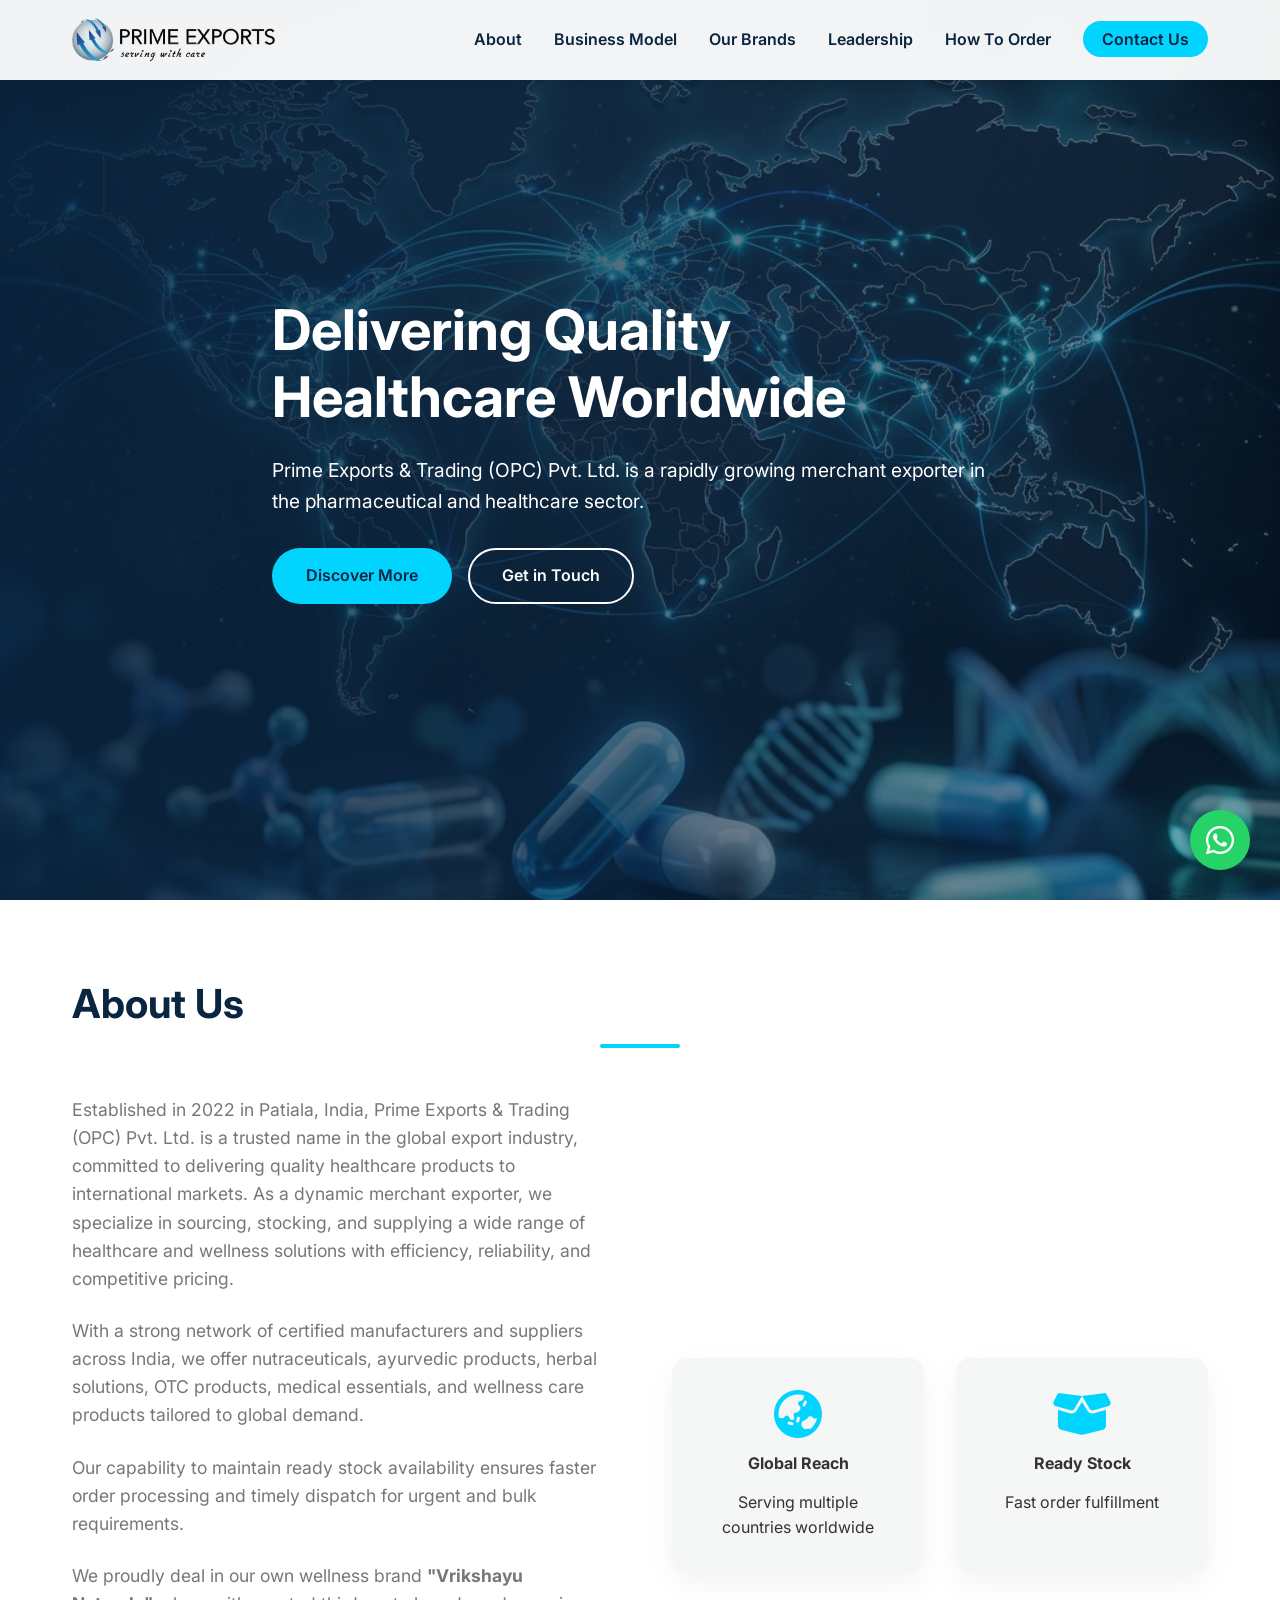
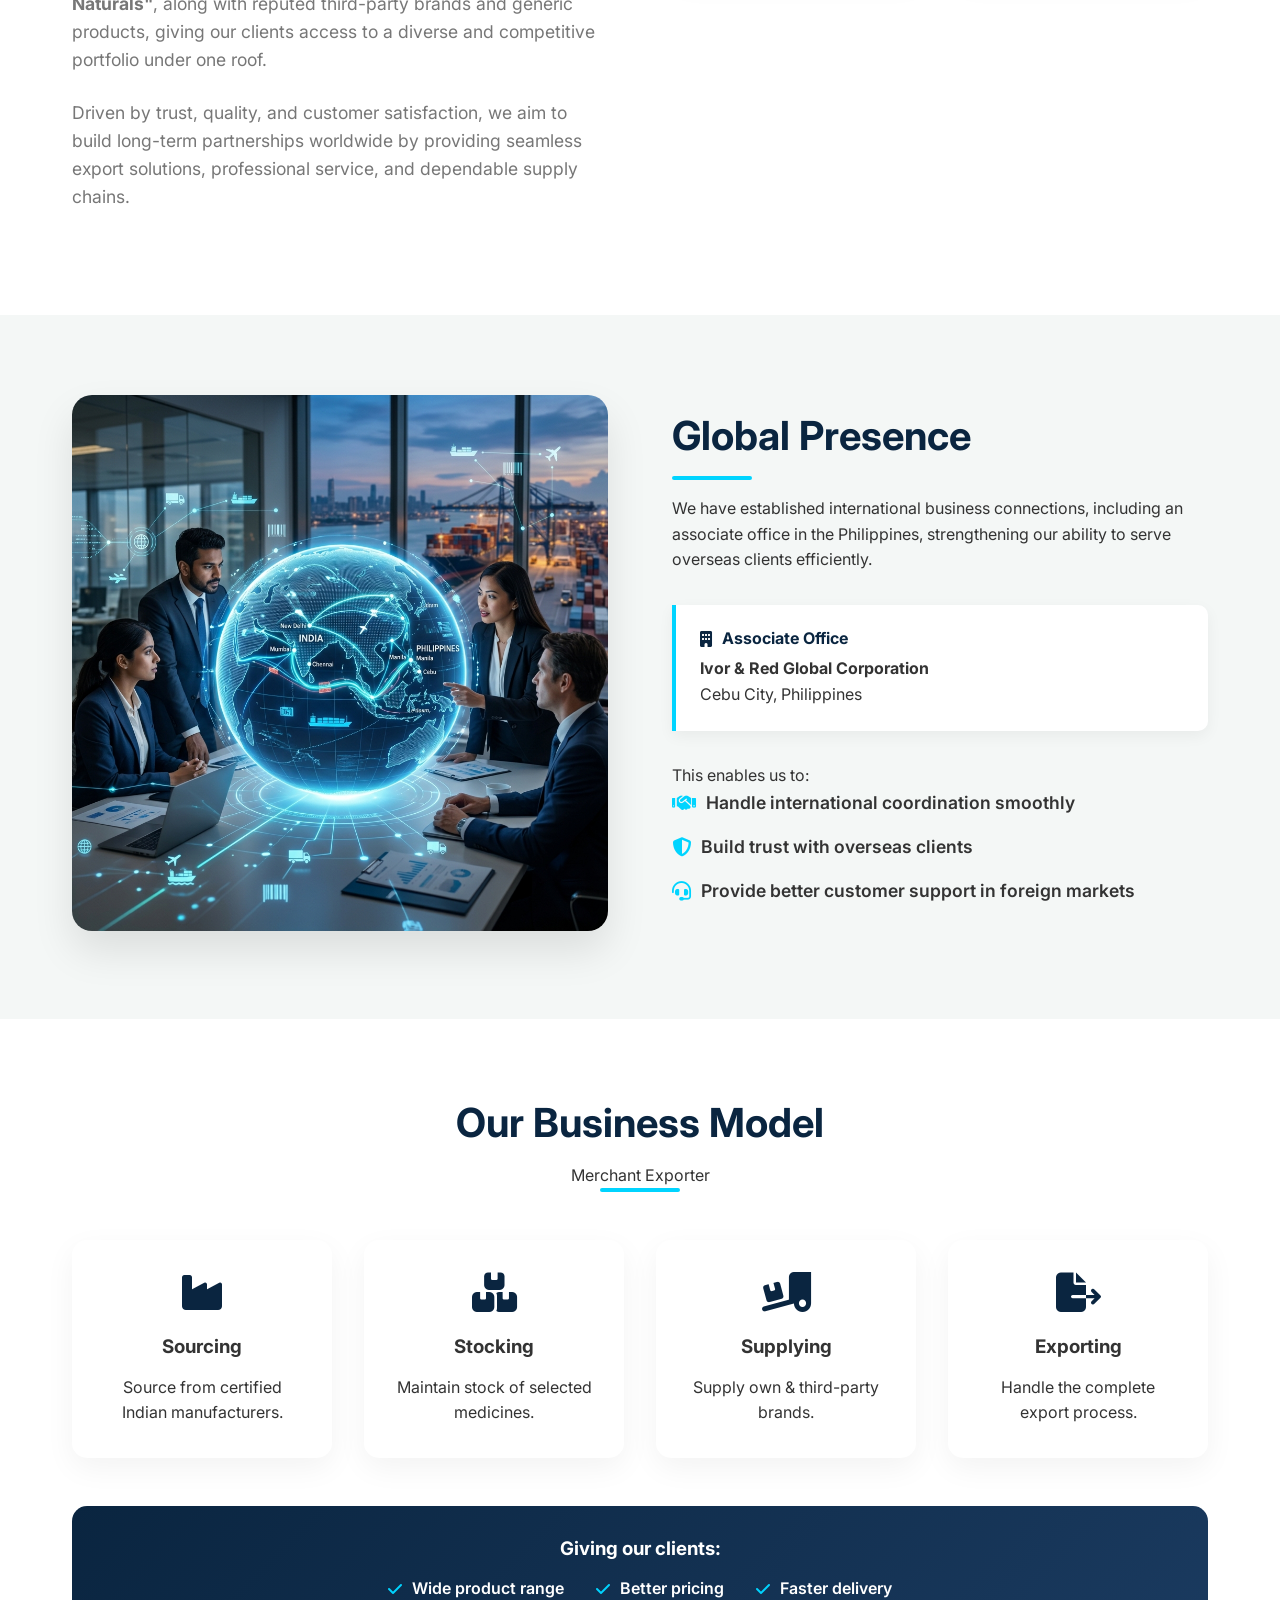
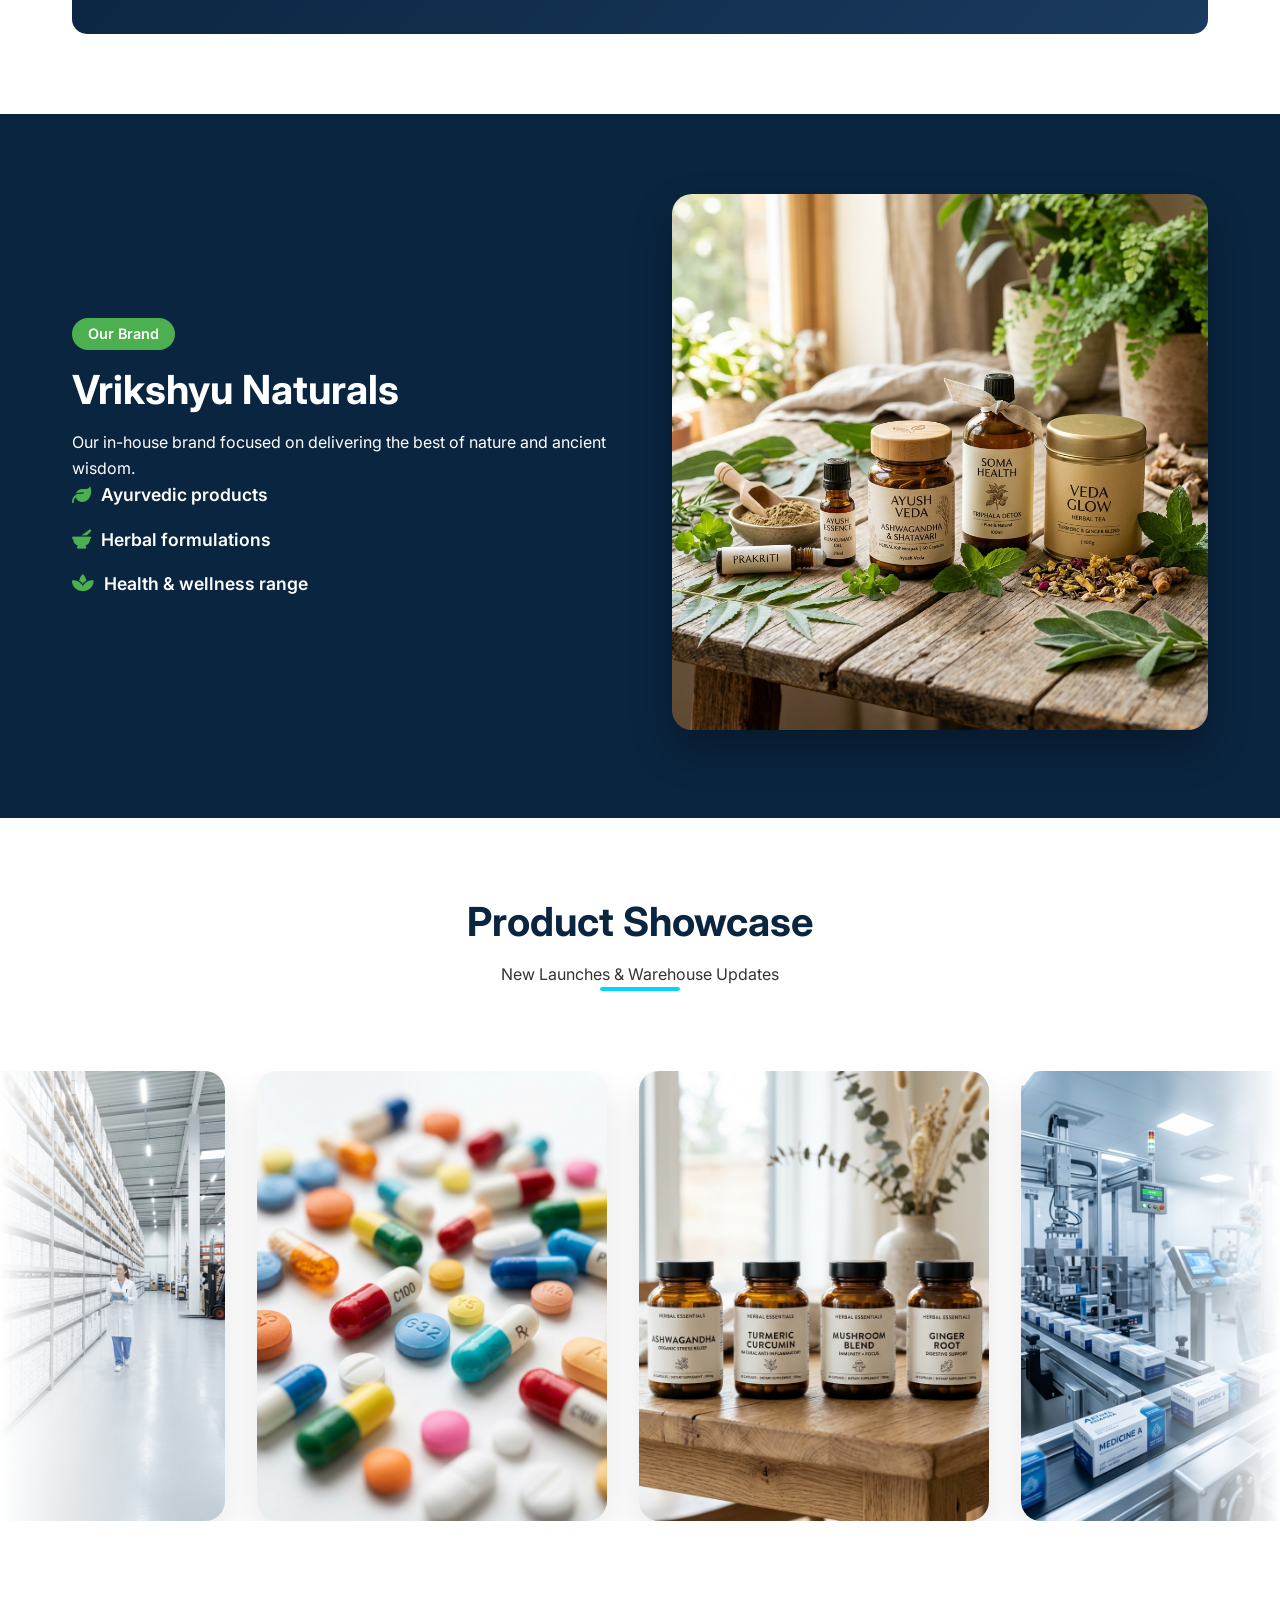
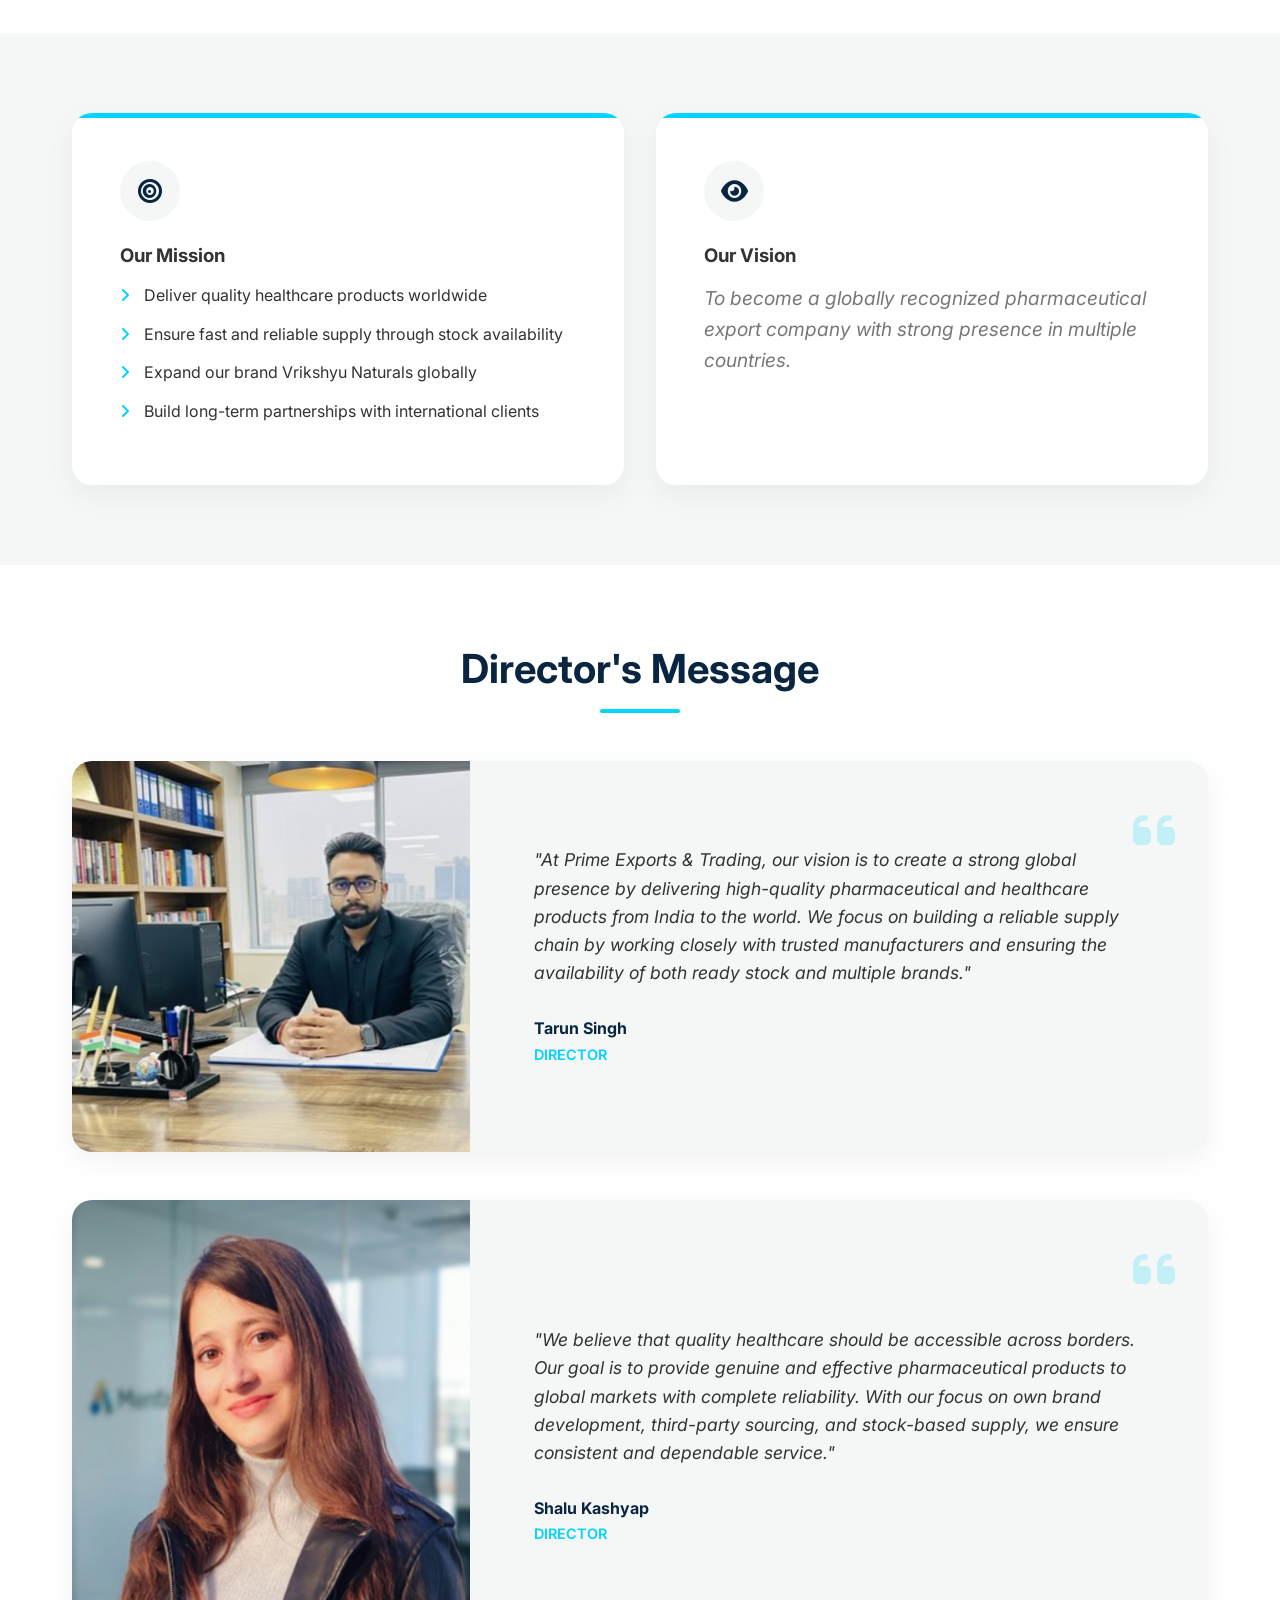
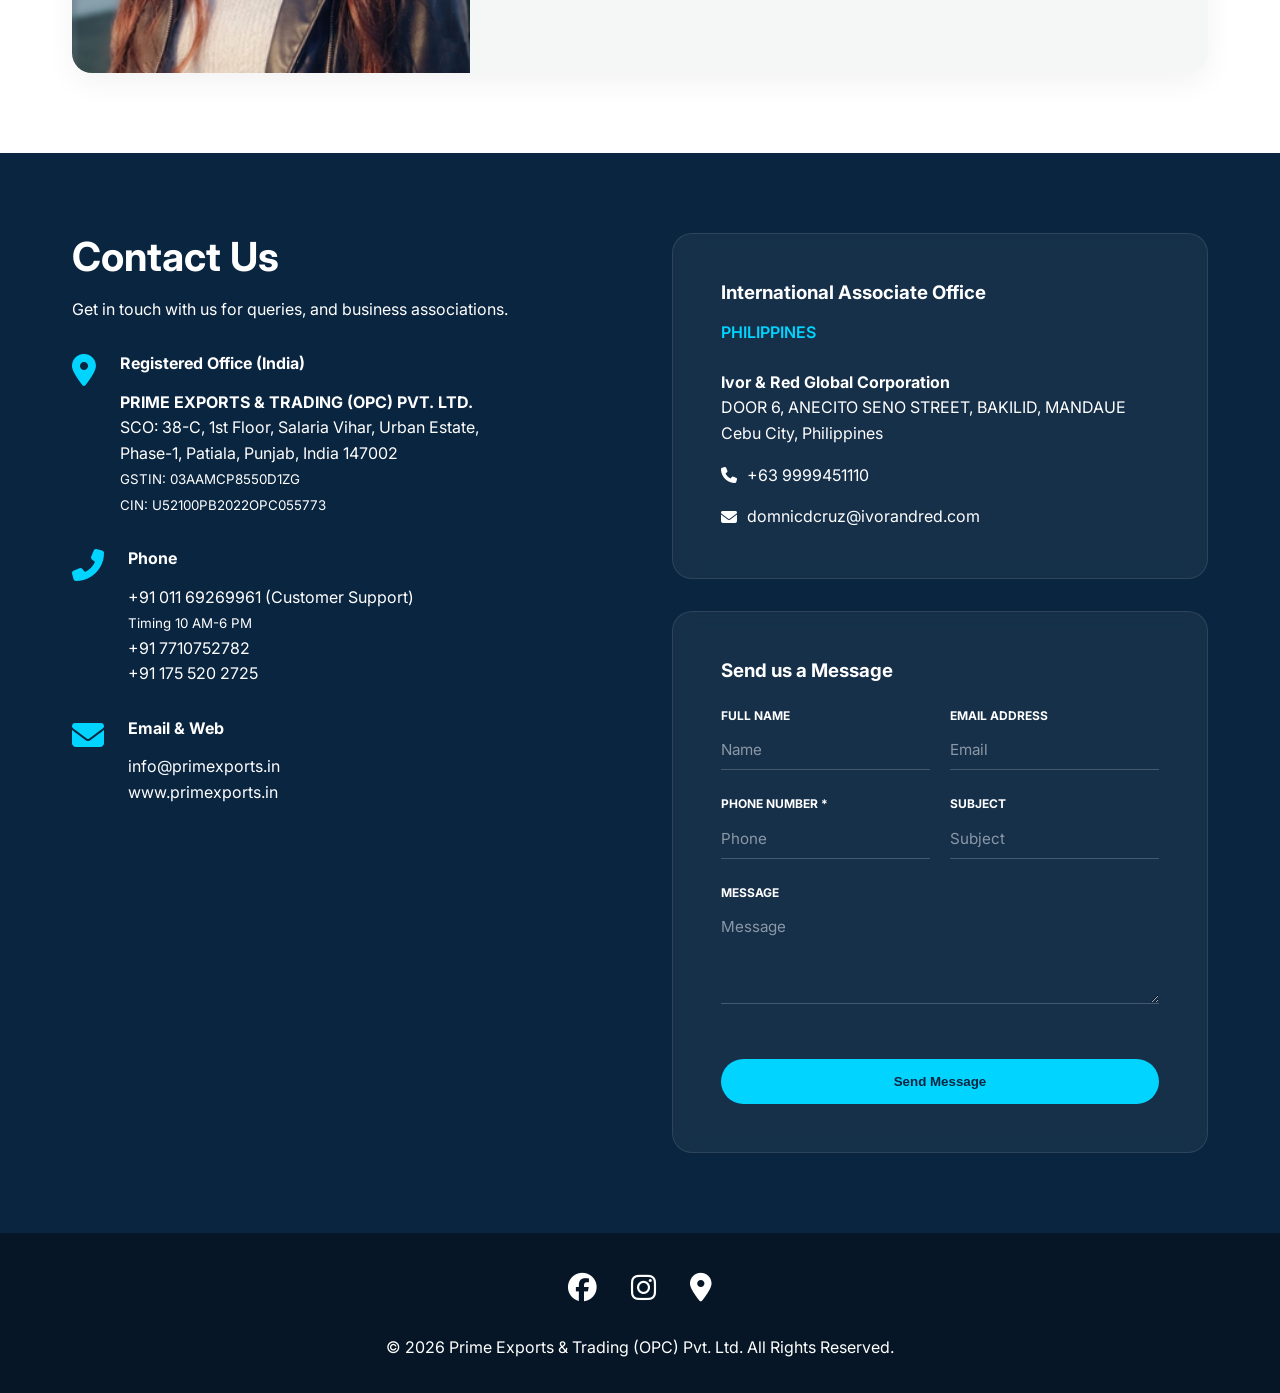
<file: index.html>
<!DOCTYPE html>
<html lang="en">
<head>
    <meta charset="UTF-8">
    <meta name="viewport" content="width=device-width, initial-scale=1.0">
    <title>Prime Exports & Trading (OPC) Pvt. Ltd.</title>
    <link rel="icon" type="image/png" href="images/logo/title_logo.png">
    <meta name="description" content="Rapidly growing merchant exporter in the pharmaceutical and healthcare sector, based in Patiala, India.">
    <!-- Google Fonts -->
    <link href="https://fonts.googleapis.com/css2?family=Inter:wght@300;400;600;700&display=swap" rel="stylesheet">
    <!-- AOS CSS -->
    <link href="https://unpkg.com/aos@2.3.1/dist/aos.css" rel="stylesheet">
    <!-- Font Awesome -->
    <link rel="stylesheet" href="https://cdnjs.cloudflare.com/ajax/libs/font-awesome/6.4.0/css/all.min.css">
    <!-- Custom CSS -->
    <link rel="stylesheet" href="style.css?v=1.2">
</head>
<body>

    <!-- Navbar -->
    <nav class="navbar">
        <div class="container nav-container">
            <div class="logo">
                <a href="#">
                    <img src="images/logo/logo.png" alt="Prime Exports Logo" class="nav-logo">
                </a>
            </div>
            <ul class="nav-links">
                <li><a href="#about">About</a></li>
                <li><a href="#business-model">Business Model</a></li>
                <li><a href="#brands">Our Brands</a></li>
                <li><a href="#leadership">Leadership</a></li>
                <li><a href="how-to-order.html">How To Order</a></li>
                <li><a href="#contact" class="btn-primary-sm">Contact Us</a></li>
            </ul>
            <div class="hamburger">
                <i class="fas fa-bars"></i>
            </div>
        </div>
    </nav>

    <!-- Hero Section -->
    <header class="hero" id="home">
        <div class="hero-overlay"></div>
        <div class="container hero-content">
            <h1 data-aos="fade-up" data-aos-duration="1000">Delivering Quality Healthcare Worldwide</h1>
            <p data-aos="fade-up" data-aos-duration="1000" data-aos-delay="200">Prime Exports & Trading (OPC) Pvt. Ltd. is a rapidly growing merchant exporter in the pharmaceutical and healthcare sector.</p>
            <div class="hero-buttons" data-aos="fade-up" data-aos-duration="1000" data-aos-delay="400">
                <a href="#about" class="btn btn-primary">Discover More</a>
                <a href="#contact" class="btn btn-secondary">Get in Touch</a>
            </div>
        </div>
    </header>

    <!-- About Us Section -->
    <section class="about section" id="about">
        <div class="container">
            <div class="section-title" data-aos="fade-up">
                <h2>About Us</h2>
                <div class="underline"></div>
            </div>
            <div class="about-grid">
                <div class="about-text" data-aos="fade-right">
                    <p>Established in 2022 in Patiala, India, Prime Exports & Trading (OPC) Pvt. Ltd. is a trusted name in the global export industry, committed to delivering quality healthcare products to international markets. As a dynamic merchant exporter, we specialize in sourcing, stocking, and supplying a wide range of healthcare and wellness solutions with efficiency, reliability, and competitive pricing.</p>
                    <p>With a strong network of certified manufacturers and suppliers across India, we offer nutraceuticals, ayurvedic products, herbal solutions, OTC products, medical essentials, and wellness care products tailored to global demand.</p>
                    <p>Our capability to maintain ready stock availability ensures faster order processing and timely dispatch for urgent and bulk requirements.</p>
                    <p>We proudly deal in our own wellness brand <strong>"Vrikshayu Naturals"</strong>, along with reputed third-party brands and generic products, giving our clients access to a diverse and competitive portfolio under one roof.</p>
                    <p>Driven by trust, quality, and customer satisfaction, we aim to build long-term partnerships worldwide by providing seamless export solutions, professional service, and dependable supply chains.</p>
                </div>
                <div class="about-stats" data-aos="fade-left">
                    <div class="stat-box">
                        <i class="fas fa-globe-asia"></i>
                        <h4>Global Reach</h4>
                        <p>Serving multiple countries worldwide</p>
                    </div>
                    <div class="stat-box">
                        <i class="fas fa-box-open"></i>
                        <h4>Ready Stock</h4>
                        <p>Fast order fulfillment</p>
                    </div>
                </div>
            </div>
        </div>
    </section>

    <!-- Global Presence Section -->
    <section class="global-presence section bg-light" id="global">
        <div class="container">
            <div class="global-content">
                <div class="global-image" data-aos="fade-right">
                    <img src="images/global_network.png" alt="Global Network">
                </div>
                <div class="global-text" data-aos="fade-left">
                    <h2>Global Presence</h2>
                    <div class="underline-left"></div>
                    <p>We have established international business connections, including an associate office in the Philippines, strengthening our ability to serve overseas clients efficiently.</p>
                    <div class="office-box">
                        <h4><i class="fas fa-building"></i> Associate Office</h4>
                        <p><strong>Ivor & Red Global Corporation</strong><br>Cebu City, Philippines</p>
                    </div>
                    <p class="mt-4">This enables us to:</p>
                    <ul class="feature-list">
                        <li><i class="fas fa-handshake"></i> Handle international coordination smoothly</li>
                        <li><i class="fas fa-shield-alt"></i> Build trust with overseas clients</li>
                        <li><i class="fas fa-headset"></i> Provide better customer support in foreign markets</li>
                    </ul>
                </div>
            </div>
        </div>
    </section>

    <!-- Business Model Section -->
    <section class="business-model section" id="business-model">
        <div class="container text-center">
            <div class="section-title" data-aos="fade-up">
                <h2>Our Business Model</h2>
                <p>Merchant Exporter</p>
                <div class="underline"></div>
            </div>
            <div class="model-grid">
                <div class="model-card" data-aos="zoom-in" data-aos-delay="100">
                    <i class="fas fa-industry"></i>
                    <h3>Sourcing</h3>
                    <p>Source from certified Indian manufacturers.</p>
                </div>
                <div class="model-card" data-aos="zoom-in" data-aos-delay="200">
                    <i class="fas fa-boxes"></i>
                    <h3>Stocking</h3>
                    <p>Maintain stock of selected medicines.</p>
                </div>
                <div class="model-card" data-aos="zoom-in" data-aos-delay="300">
                    <i class="fas fa-truck-loading"></i>
                    <h3>Supplying</h3>
                    <p>Supply own & third-party brands.</p>
                </div>
                <div class="model-card" data-aos="zoom-in" data-aos-delay="400">
                    <i class="fas fa-file-export"></i>
                    <h3>Exporting</h3>
                    <p>Handle the complete export process.</p>
                </div>
            </div>
            <div class="benefits-banner" data-aos="fade-up" data-aos-delay="500">
                <h3>Giving our clients:</h3>
                <div class="benefit-items">
                    <span><i class="fas fa-check"></i> Wide product range</span>
                    <span><i class="fas fa-check"></i> Better pricing</span>
                    <span><i class="fas fa-check"></i> Faster delivery</span>
                </div>
            </div>
        </div>
    </section>

    <!-- Brands & Stock Section -->
    <section class="brands section bg-dark" id="brands">
        <div class="container">
            <div class="brands-grid">
                <div class="brand-info" data-aos="fade-right">
                    <span class="badge">Our Brand</span>
                    <h2>Vrikshyu Naturals</h2>
                    <p>Our in-house brand focused on delivering the best of nature and ancient wisdom.</p>
                    <ul class="feature-list dark-list">
                        <li><i class="fas fa-leaf"></i> Ayurvedic products</li>
                        <li><i class="fas fa-mortar-pestle"></i> Herbal formulations</li>
                        <li><i class="fas fa-spa"></i> Health & wellness range</li>
                    </ul>
                </div>
                <div class="brand-image" data-aos="fade-left">
                    <img src="images/ayurvedic_herbal.png" alt="Vrikshyu Naturals">
                </div>
            </div>
        </div>
    </section>

    <!-- Product Showcase Section -->
    <section class="showcase section" id="showcase">
        <div class="container text-center">
            <div class="section-title" data-aos="fade-up">
                <h2>Product Showcase</h2>
                <p>New Launches & Warehouse Updates</p>
                <div class="underline"></div>
            </div>
        </div>
        <div class="showcase-marquee-container" data-aos="fade-up" data-aos-delay="200">
            <button class="showcase-btn left-btn" id="showcase-left"><i class="fas fa-chevron-left"></i></button>
            <div class="showcase-marquee" id="dynamic-showcase">
                <!-- Images will be dynamically injected here by script.js -->
            </div>
            <button class="showcase-btn right-btn" id="showcase-right"><i class="fas fa-chevron-right"></i></button>
        </div>
    </section>

    <!-- Mission & Vision -->
    <section class="mission-vision section bg-light">
        <div class="container">
            <div class="mv-grid">
                <div class="mv-card" data-aos="flip-left">
                    <div class="mv-icon"><i class="fas fa-bullseye"></i></div>
                    <h3>Our Mission</h3>
                    <ul>
                        <li>Deliver quality healthcare products worldwide</li>
                        <li>Ensure fast and reliable supply through stock availability</li>
                        <li>Expand our brand Vrikshyu Naturals globally</li>
                        <li>Build long-term partnerships with international clients</li>
                    </ul>
                </div>
                <div class="mv-card" data-aos="flip-right" data-aos-delay="200">
                    <div class="mv-icon"><i class="fas fa-eye"></i></div>
                    <h3>Our Vision</h3>
                    <p class="vision-text">To become a globally recognized pharmaceutical export company with strong presence in multiple countries.</p>
                </div>
            </div>
        </div>
    </section>

    <!-- Director's Message Section -->
    <section class="leadership section" id="leadership">
        <div class="container">
            <div class="section-title text-center" data-aos="fade-up">
                <h2>Director's Message</h2>
                <div class="underline"></div>
            </div>
            <div class="directors-grid">
                <div class="director-card" data-aos="fade-up" data-aos-delay="100">
                    <div class="director-img-large">
                        <img src="images/owner/owner_1.png" alt="Tarun Singh">
                    </div>
                    <div class="director-content">
                        <div class="quote-icon"><i class="fas fa-quote-left"></i></div>
                        <p>"At Prime Exports & Trading, our vision is to create a strong global presence by delivering high-quality pharmaceutical and healthcare products from India to the world. We focus on building a reliable supply chain by working closely with trusted manufacturers and ensuring the availability of both ready stock and multiple brands."</p>
                        <div class="director-info">
                            <h4>Tarun Singh</h4>
                            <span>Director</span>
                        </div>
                    </div>
                </div>
                <div class="director-card" data-aos="fade-up" data-aos-delay="300">
                    <div class="director-img-large">
                        <img src="images/owner/owner_2.png" alt="Shalu Kashyap">
                    </div>
                    <div class="director-content">
                        <div class="quote-icon"><i class="fas fa-quote-left"></i></div>
                        <p>"We believe that quality healthcare should be accessible across borders. Our goal is to provide genuine and effective pharmaceutical products to global markets with complete reliability. With our focus on own brand development, third-party sourcing, and stock-based supply, we ensure consistent and dependable service."</p>
                        <div class="director-info">
                            <h4>Shalu Kashyap</h4>
                            <span>Director</span>
                        </div>
                    </div>
                </div>
            </div>
        </div>
    </section>

    <!-- Contact Section -->
    <section class="contact section bg-dark" id="contact">
        <div class="container">
            <div class="contact-grid">
                <div class="contact-info" data-aos="fade-right">
                    <h2>Contact Us</h2>
                    <p>Get in touch with us for queries, and business associations.</p>
                    
                    <div class="contact-item">
                        <i class="fas fa-map-marker-alt"></i>
                        <div>
                            <h4>Registered Office (India)</h4>
                            <p><strong>PRIME EXPORTS & TRADING (OPC) PVT. LTD.</strong><br>SCO: 38-C, 1st Floor, Salaria Vihar, Urban Estate,<br>Phase-1, Patiala, Punjab, India 147002<br><small>GSTIN: 03AAMCP8550D1ZG<br>CIN: U52100PB2022OPC055773</small></p>
                        </div>
                    </div>
                    
                    <div class="contact-item">
                        <i class="fas fa-phone-alt"></i>
                        <div>
                            <h4>Phone</h4>
                            <p>+91 011 69269961 (Customer Support)<br><small>Timing 10 AM-6 PM</small><br>+91 7710752782<br>+91 175 520 2725</p>
                        </div>
                    </div>

                    <div class="contact-item">
                        <i class="fas fa-envelope"></i>
                        <div>
                            <h4>Email & Web</h4>
                            <p>info@primexports.in<br>www.primexports.in</p>
                        </div>
                    </div>
                </div>
                
                <div class="contact-form-container" data-aos="fade-left">
                    <div class="associate-card" style="margin-bottom: 2rem;">
                        <h3>International Associate Office</h3>
                        <p class="subtitle">Philippines</p>
                        <p><strong>Ivor & Red Global Corporation</strong></p>
                        <p>DOOR 6, ANECITO SENO STREET, BAKILID, MANDAUE<br>Cebu City, Philippines</p>
                        <div class="contact-row">
                            <i class="fas fa-phone"></i> +63 9999451110
                        </div>
                        <div class="contact-row">
                            <i class="fas fa-envelope"></i> domnicdcruz@ivorandred.com
                        </div>
                    </div>

                    <div class="associate-card">
                        <h3 style="margin-bottom: 1.5rem;">Send us a Message</h3>
                        
                        <div class="form-row">
                            <div class="form-group dark-form-group">
                                <label for="contactName">FULL NAME</label>
                                <input type="text" id="contactName" placeholder="Name">
                            </div>
                            <div class="form-group dark-form-group">
                                <label for="contactEmail">EMAIL ADDRESS</label>
                                <input type="email" id="contactEmail" placeholder="Email">
                            </div>
                        </div>
                        
                        <div class="form-row">
                            <div class="form-group dark-form-group">
                                <label for="contactPhone">PHONE NUMBER *</label>
                                <input type="tel" id="contactPhone" placeholder="Phone" required>
                            </div>
                            <div class="form-group dark-form-group">
                                <label for="contactSubject">SUBJECT</label>
                                <input type="text" id="contactSubject" placeholder="Subject">
                            </div>
                        </div>
                        
                        <div class="form-group dark-form-group">
                            <label for="contactMessage">MESSAGE</label>
                            <textarea id="contactMessage" placeholder="Message" rows="4"></textarea>
                        </div>
                        
                        <button class="btn btn-primary mt-4" id="contactSubmit" style="width: 100%;">Send Message</button>
                    </div>
                </div>
            </div>
        </div>
    </section>

    <!-- Footer -->
    <footer>
        <div class="container text-center">
            <div class="social-links" style="margin-bottom: 1.5rem;">
                <a href="https://www.facebook.com/primexports.in/" target="_blank" style="color: var(--white); margin: 0 15px; font-size: 1.8rem; transition: color 0.3s;" onmouseover="this.style.color='var(--secondary-color)'" onmouseout="this.style.color='var(--white)'"><i class="fab fa-facebook"></i></a>
                <a href="https://www.instagram.com/primexports.in/" target="_blank" style="color: var(--white); margin: 0 15px; font-size: 1.8rem; transition: color 0.3s;" onmouseover="this.style.color='var(--secondary-color)'" onmouseout="this.style.color='var(--white)'"><i class="fab fa-instagram"></i></a>
                <a href="https://maps.app.goo.gl/4tPUJRuPBrNas9w46" target="_blank" style="color: var(--white); margin: 0 15px; font-size: 1.8rem; transition: color 0.3s;" onmouseover="this.style.color='var(--secondary-color)'" onmouseout="this.style.color='var(--white)'"><i class="fas fa-map-marker-alt"></i></a>
            </div>
            <p>&copy; 2026 Prime Exports & Trading (OPC) Pvt. Ltd. All Rights Reserved.</p>
        </div>
    </footer>

    <!-- Contact Modal Trigger -->
    <div class="chatbot-widget">
        <button class="chat-toggle" id="chatToggle">
            <i class="fab fa-whatsapp"></i>
        </button>
    </div>

    <!-- Contact Modal Overlay -->
    <div class="modal-overlay" id="contactModal">
        <div class="modal-content">
            <button class="modal-close" id="modalClose"><i class="fas fa-times"></i></button>
            
            <div class="modal-left">
                <h2>Let's get in touch</h2>
                <p>We're open for any suggestion or just to have a chat</p>
                
                <div class="modal-info-item">
                    <div class="modal-icon"><i class="fas fa-map-marker-alt"></i></div>
                    <div class="modal-text">
                        <span>Address:</span> SCO: 38-C, 1st Floor, Salaria Vihar,<br>
                        Urban Estate, Phase-1, Patiala, Punjab, India 147002
                    </div>
                </div>
                
                <div class="modal-info-item">
                    <div class="modal-icon"><i class="fas fa-phone-alt"></i></div>
                    <div class="modal-text">
                        <span>Phone:</span> +91 7710752782<br>
                        +91 175 520 2725
                    </div>
                </div>
                
                <div class="modal-info-item">
                    <div class="modal-icon"><i class="fas fa-paper-plane"></i></div>
                    <div class="modal-text">
                        <span>Email:</span> info@primexports.in
                    </div>
                </div>
                
                <div class="modal-info-item">
                    <div class="modal-icon"><i class="fas fa-globe"></i></div>
                    <div class="modal-text">
                        <span>Website:</span> www.primexports.in
                    </div>
                </div>
            </div>
            
            <div class="modal-right">
                <h2>Get in touch</h2>
                
                <div class="form-row">
                    <div class="form-group">
                        <label for="modalName">FULL NAME</label>
                        <input type="text" id="modalName" placeholder="Name">
                    </div>
                    <div class="form-group">
                        <label for="modalEmail">EMAIL ADDRESS</label>
                        <input type="email" id="modalEmail" placeholder="Email">
                    </div>
                </div>
                
                <div class="form-group">
                    <label for="modalSubject">SUBJECT</label>
                    <input type="text" id="modalSubject" placeholder="Subject">
                </div>
                
                <div class="form-group">
                    <label for="modalMessage">MESSAGE</label>
                    <textarea id="modalMessage" placeholder="Message" rows="4"></textarea>
                </div>
                
                <button class="modal-submit" id="modalSubmit">Send Message</button>
            </div>
        </div>
    </div>

    <!-- Scripts -->
    <script src="https://unpkg.com/aos@2.3.1/dist/aos.js"></script>
    <script src="script.js?v=1.1"></script>
</body>
</html>
</file>
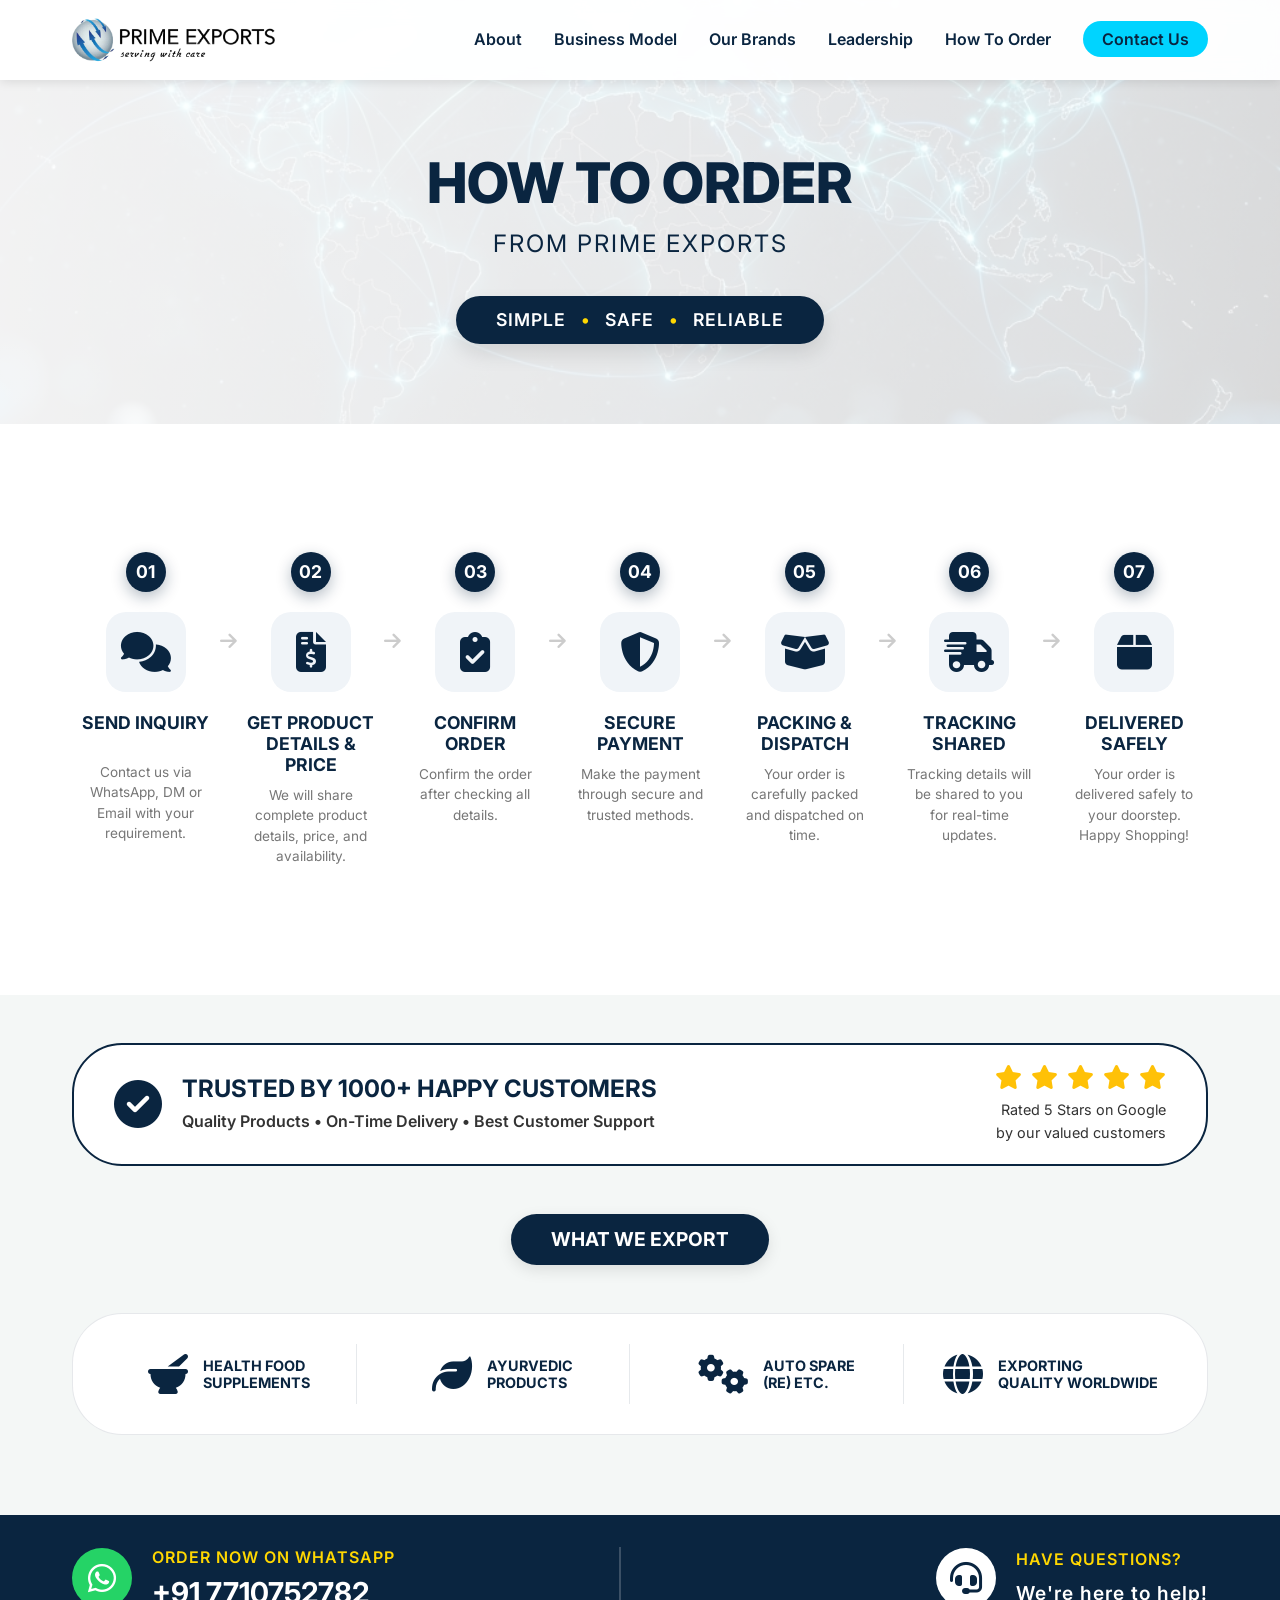
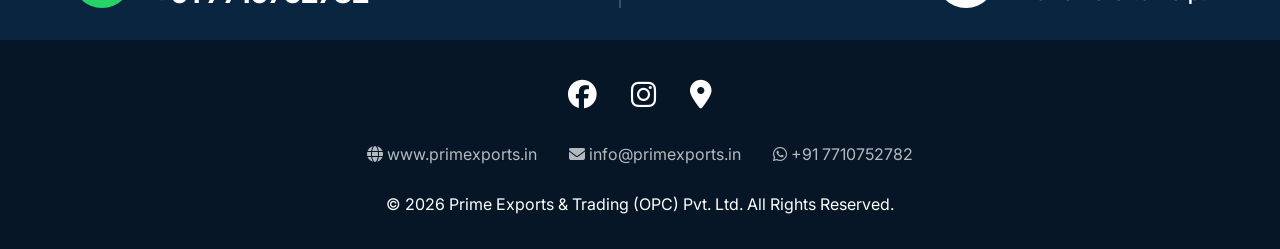
<file: how-to-order.html>
<!DOCTYPE html>
<html lang="en">
<head>
    <meta charset="UTF-8">
    <meta name="viewport" content="width=device-width, initial-scale=1.0">
    <title>How To Order - Prime Exports & Trading (OPC) Pvt. Ltd.</title>
    <link rel="icon" type="image/png" href="images/logo/title_logo.png">
    <meta name="description" content="Simple, safe, and reliable 7-step process to order from Prime Exports.">
    <!-- Google Fonts -->
    <link href="https://fonts.googleapis.com/css2?family=Inter:wght@300;400;600;700&display=swap" rel="stylesheet">
    <!-- AOS CSS -->
    <link href="https://unpkg.com/aos@2.3.1/dist/aos.css" rel="stylesheet">
    <!-- Font Awesome -->
    <link rel="stylesheet" href="https://cdnjs.cloudflare.com/ajax/libs/font-awesome/6.4.0/css/all.min.css">
    <!-- Custom CSS -->
    <link rel="stylesheet" href="style.css?v=1.3">
</head>
<body>

    <!-- Navbar -->
    <nav class="navbar">
        <div class="container nav-container">
            <div class="logo">
                <a href="index.html">
                    <img src="images/logo/logo.png" alt="Prime Exports Logo" class="nav-logo">
                </a>
            </div>
            <ul class="nav-links">
                <li><a href="index.html#about">About</a></li>
                <li><a href="index.html#business-model">Business Model</a></li>
                <li><a href="index.html#brands">Our Brands</a></li>
                <li><a href="index.html#leadership">Leadership</a></li>
                <li><a href="how-to-order.html" class="active">How To Order</a></li>
                <li><a href="index.html#contact" class="btn-primary-sm">Contact Us</a></li>
            </ul>
            <div class="hamburger">
                <i class="fas fa-bars"></i>
            </div>
        </div>
    </nav>

    <!-- Page Header -->
    <header class="page-header hero-how-to">
        <div class="hero-overlay-how"></div>
        <div class="container hero-content text-center">
            <h1 data-aos="fade-up" data-aos-duration="1000">HOW TO ORDER</h1>
            <p data-aos="fade-up" data-aos-duration="1000" data-aos-delay="200" style="font-size:1.5rem; letter-spacing: 2px;">FROM PRIME EXPORTS</p>
            <div class="badges" data-aos="fade-up" data-aos-duration="1000" data-aos-delay="400" style="margin-top: 2rem;">
                <span class="badge-how">SIMPLE</span> <span class="badge-dot">&bull;</span> 
                <span class="badge-how">SAFE</span> <span class="badge-dot">&bull;</span> 
                <span class="badge-how">RELIABLE</span>
            </div>
        </div>
    </header>

    <!-- Timeline Steps -->
    <section class="order-process section">
        <div class="container">
            <div class="timeline-container">
                
                <div class="timeline-step" data-aos="fade-up" data-aos-delay="100">
                    <div class="step-number">01</div>
                    <div class="step-icon"><i class="fas fa-comments"></i></div>
                    <h3>SEND INQUIRY</h3>
                    <p>Contact us via WhatsApp, DM or Email with your requirement.</p>
                </div>
                
                <div class="timeline-connector"><i class="fas fa-arrow-right"></i></div>
                
                <div class="timeline-step" data-aos="fade-up" data-aos-delay="200">
                    <div class="step-number">02</div>
                    <div class="step-icon"><i class="fas fa-file-invoice-dollar"></i></div>
                    <h3>GET PRODUCT DETAILS & PRICE</h3>
                    <p>We will share complete product details, price, and availability.</p>
                </div>
                
                <div class="timeline-connector"><i class="fas fa-arrow-right"></i></div>
                
                <div class="timeline-step" data-aos="fade-up" data-aos-delay="300">
                    <div class="step-number">03</div>
                    <div class="step-icon"><i class="fas fa-clipboard-check"></i></div>
                    <h3>CONFIRM ORDER</h3>
                    <p>Confirm the order after checking all details.</p>
                </div>
                
                <div class="timeline-connector"><i class="fas fa-arrow-right"></i></div>
                
                <div class="timeline-step" data-aos="fade-up" data-aos-delay="400">
                    <div class="step-number">04</div>
                    <div class="step-icon"><i class="fas fa-shield-alt"></i></div>
                    <h3>SECURE PAYMENT</h3>
                    <p>Make the payment through secure and trusted methods.</p>
                </div>
                
                <div class="timeline-connector"><i class="fas fa-arrow-right"></i></div>
                
                <div class="timeline-step" data-aos="fade-up" data-aos-delay="500">
                    <div class="step-number">05</div>
                    <div class="step-icon"><i class="fas fa-box-open"></i></div>
                    <h3>PACKING & DISPATCH</h3>
                    <p>Your order is carefully packed and dispatched on time.</p>
                </div>
                
                <div class="timeline-connector"><i class="fas fa-arrow-right"></i></div>
                
                <div class="timeline-step" data-aos="fade-up" data-aos-delay="600">
                    <div class="step-number">06</div>
                    <div class="step-icon"><i class="fas fa-truck-fast"></i></div>
                    <h3>TRACKING SHARED</h3>
                    <p>Tracking details will be shared to you for real-time updates.</p>
                </div>
                
                <div class="timeline-connector"><i class="fas fa-arrow-right"></i></div>
                
                <div class="timeline-step" data-aos="fade-up" data-aos-delay="700">
                    <div class="step-number">07</div>
                    <div class="step-icon"><i class="fas fa-box"></i></div>
                    <h3>DELIVERED SAFELY</h3>
                    <p>Your order is delivered safely to your doorstep. Happy Shopping!</p>
                </div>
                
            </div>
        </div>
    </section>

    <!-- Trust Section -->
    <section class="trust-section bg-light" style="padding: 3rem 0;">
        <div class="container">
            <div class="trust-banner" data-aos="zoom-in">
                <div class="trust-left">
                    <div class="trust-icon"><i class="fas fa-check-circle"></i></div>
                    <div>
                        <h2>TRUSTED BY 1000+ HAPPY CUSTOMERS</h2>
                        <p>Quality Products &bull; On-Time Delivery &bull; Best Customer Support</p>
                    </div>
                </div>
                <div class="trust-right">
                    <div class="stars">
                        <i class="fas fa-star"></i>
                        <i class="fas fa-star"></i>
                        <i class="fas fa-star"></i>
                        <i class="fas fa-star"></i>
                        <i class="fas fa-star"></i>
                    </div>
                    <p>Rated 5 Stars on Google<br>by our valued customers</p>
                </div>
            </div>
        </div>
    </section>

    <!-- What We Export -->
    <section class="export-categories" style="padding-bottom: 5rem; background: var(--bg-light);">
        <div class="container text-center">
            <div class="export-banner-title" data-aos="fade-up">WHAT WE EXPORT</div>
            <div class="export-grid">
                <div class="export-item" data-aos="fade-up" data-aos-delay="100">
                    <i class="fas fa-mortar-pestle"></i>
                    <h4>HEALTH FOOD<br>SUPPLEMENTS</h4>
                </div>
                <div class="export-item" data-aos="fade-up" data-aos-delay="200">
                    <i class="fas fa-leaf"></i>
                    <h4>AYURVEDIC<br>PRODUCTS</h4>
                </div>
                <div class="export-item" data-aos="fade-up" data-aos-delay="300">
                    <i class="fas fa-cogs"></i>
                    <h4>AUTO SPARE<br>(RE) ETC.</h4>
                </div>
                <div class="export-item" data-aos="fade-up" data-aos-delay="400">
                    <i class="fas fa-globe"></i>
                    <h4>EXPORTING<br>QUALITY WORLDWIDE</h4>
                </div>
            </div>
        </div>
    </section>

    <!-- Action Footer -->
    <section class="action-footer">
        <div class="container action-flex">
            <div class="action-whatsapp" data-aos="fade-right">
                <div class="action-icon wa-icon"><i class="fab fa-whatsapp"></i></div>
                <div>
                    <p>ORDER NOW ON WHATSAPP</p>
                    <h3>+91 7710752782</h3>
                </div>
            </div>
            <div class="action-questions" data-aos="fade-left">
                <div class="action-icon q-icon"><i class="fas fa-headset"></i></div>
                <div>
                    <p>HAVE QUESTIONS?</p>
                    <p>We're here to help!</p>
                </div>
            </div>
        </div>
    </section>

    <!-- Main Footer -->
    <footer>
        <div class="container text-center">
            <div class="social-links" style="margin-bottom: 1.5rem;">
                <a href="https://www.facebook.com/primexports.in/" target="_blank" style="color: var(--white); margin: 0 15px; font-size: 1.8rem; transition: color 0.3s;" onmouseover="this.style.color='var(--secondary-color)'" onmouseout="this.style.color='var(--white)'"><i class="fab fa-facebook"></i></a>
                <a href="https://www.instagram.com/primexports.in/" target="_blank" style="color: var(--white); margin: 0 15px; font-size: 1.8rem; transition: color 0.3s;" onmouseover="this.style.color='var(--secondary-color)'" onmouseout="this.style.color='var(--white)'"><i class="fab fa-instagram"></i></a>
                <a href="https://maps.app.goo.gl/4tPUJRuPBrNas9w46" target="_blank" style="color: var(--white); margin: 0 15px; font-size: 1.8rem; transition: color 0.3s;" onmouseover="this.style.color='var(--secondary-color)'" onmouseout="this.style.color='var(--white)'"><i class="fas fa-map-marker-alt"></i></a>
            </div>
            <div class="footer-contacts" style="margin-bottom: 1.5rem; display:flex; justify-content:center; gap: 2rem; flex-wrap: wrap; color: rgba(255,255,255,0.7);">
                <span><i class="fas fa-globe"></i> www.primexports.in</span>
                <span><i class="fas fa-envelope"></i> info@primexports.in</span>
                <span><i class="fab fa-whatsapp"></i> +91 7710752782</span>
            </div>
            <p>&copy; 2026 Prime Exports & Trading (OPC) Pvt. Ltd. All Rights Reserved.</p>
        </div>
    </footer>

    <!-- Scripts -->
    <script src="https://unpkg.com/aos@2.3.1/dist/aos.js"></script>
    <script src="script.js?v=1.1"></script>
</body>
</html>
</file>
<file: style.css>
/* Custom Properties / Variables */
:root {
    --primary-color: #0A2540; /* Deep Medical Blue */
    --secondary-color: #00D4FF; /* Trust Teal/Cyan */
    --accent-color: #4CAF50; /* Nature Green */
    --text-color: #333333;
    --text-light: #777777;
    --bg-light: #F4F7F6;
    --bg-dark: #0A2540;
    --white: #FFFFFF;
    --transition: all 0.3s ease;
}

/* Reset & Base Styles */
* {
    margin: 0;
    padding: 0;
    box-sizing: border-box;
}

html {
    scroll-behavior: smooth;
    font-family: 'Inter', sans-serif;
}

body {
    line-height: 1.6;
    color: var(--text-color);
    background-color: var(--white);
    overflow-x: hidden;
}

a {
    text-decoration: none;
    color: inherit;
    transition: var(--transition);
}

ul {
    list-style: none;
}

/* Typography */
h1, h2, h3, h4 {
    font-weight: 700;
    line-height: 1.2;
    margin-bottom: 1rem;
}

h2 {
    font-size: 2.5rem;
    color: var(--primary-color);
}

/* Layout Classes */
.container {
    max-width: 1200px;
    margin: 0 auto;
    padding: 0 2rem;
}

.section {
    padding: 5rem 0;
}

.text-center {
    text-align: center;
}

.bg-light {
    background-color: var(--bg-light);
}

.bg-dark {
    background-color: var(--bg-dark);
    color: var(--white);
}

.bg-dark h2, .bg-dark h3 {
    color: var(--white);
}

.mt-4 {
    margin-top: 1.5rem;
}

/* Buttons */
.btn {
    display: inline-block;
    padding: 0.8rem 2rem;
    border-radius: 50px;
    font-weight: 600;
    cursor: pointer;
    border: 2px solid transparent;
}

.btn-primary {
    background-color: var(--secondary-color);
    color: var(--primary-color);
}

.btn-primary:hover {
    background-color: transparent;
    border-color: var(--secondary-color);
    color: var(--secondary-color);
}

.btn-secondary {
    background-color: transparent;
    border-color: var(--white);
    color: var(--white);
}

.btn-secondary:hover {
    background-color: var(--white);
    color: var(--primary-color);
}

.btn-primary-sm {
    background-color: var(--secondary-color);
    color: var(--primary-color) !important;
    padding: 0.5rem 1.2rem;
    border-radius: 30px;
    font-weight: 600;
    white-space: nowrap;
    flex-shrink: 0;
}

.btn-primary-sm:hover {
    background-color: var(--white);
}

/* Navbar */
.navbar {
    position: fixed;
    top: 0;
    width: 100%;
    background-color: rgba(255, 255, 255, 0.95);
    backdrop-filter: blur(10px);
    box-shadow: 0 2px 10px rgba(0,0,0,0.1);
    z-index: 1000;
    transition: var(--transition);
}

.nav-container {
    display: flex;
    justify-content: space-between;
    align-items: center;
    height: 80px;
}

.logo a {
    font-size: 1.5rem;
    font-weight: 700;
    color: var(--primary-color);
    display: flex;
    align-items: center;
    gap: 12px;
}

.nav-logo {
    height: 45px;
    width: auto;
    border-radius: 5px; /* In case the logo has sharp edges */
}

.nav-links {
    display: flex;
    align-items: center;
    gap: 2rem;
}

.nav-links a {
    font-weight: 600;
    color: var(--primary-color);
}

.nav-links a:hover {
    color: var(--secondary-color);
}

.hamburger {
    display: none;
    font-size: 1.5rem;
    cursor: pointer;
    color: var(--primary-color);
}

/* Hero Section */
.hero {
    height: 100vh;
    background: url('images/hero_pharma_bg.png') center/cover no-repeat;
    position: relative;
    display: flex;
    align-items: center;
    color: var(--white);
}

.hero-overlay {
    position: absolute;
    top: 0;
    left: 0;
    width: 100%;
    height: 100%;
    background: linear-gradient(to right, rgba(10, 37, 64, 0.9), rgba(10, 37, 64, 0.4));
}

.hero-content {
    position: relative;
    z-index: 1;
    max-width: 800px;
}

.hero h1 {
    font-size: 3.5rem;
    margin-bottom: 1.5rem;
}

.hero p {
    font-size: 1.2rem;
    margin-bottom: 2rem;
    opacity: 0.9;
}

.hero-buttons {
    display: flex;
    gap: 1rem;
}

/* Section Utilities */
.section-title {
    margin-bottom: 3rem;
}

.underline {
    width: 80px;
    height: 4px;
    background-color: var(--secondary-color);
    margin: 0 auto;
    border-radius: 2px;
}

.underline-left {
    width: 80px;
    height: 4px;
    background-color: var(--secondary-color);
    margin: 1rem 0;
    border-radius: 2px;
}

/* Feature Lists */
.feature-list li {
    margin-bottom: 1rem;
    display: flex;
    align-items: center;
    gap: 10px;
    font-size: 1.1rem;
    font-weight: 600;
}

.feature-list i {
    color: var(--secondary-color);
    font-size: 1.2rem;
}

.dark-list i {
    color: var(--accent-color);
}

/* About Section */
.about-grid {
    display: grid;
    grid-template-columns: 1fr 1fr;
    gap: 4rem;
    align-items: center;
}

.about-text p {
    margin-bottom: 1.5rem;
    font-size: 1.1rem;
    color: var(--text-light);
}

.about-stats {
    display: grid;
    grid-template-columns: 1fr 1fr;
    gap: 2rem;
}

.stat-box {
    background: var(--bg-light);
    padding: 2rem;
    border-radius: 15px;
    text-align: center;
    box-shadow: 0 10px 30px rgba(0,0,0,0.05);
    transition: var(--transition);
}

.stat-box:hover {
    transform: translateY(-10px);
}

.stat-box i {
    font-size: 3rem;
    color: var(--secondary-color);
    margin-bottom: 1rem;
}

/* Global Presence */
.global-content {
    display: grid;
    grid-template-columns: 1fr 1fr;
    gap: 4rem;
    align-items: center;
}

.global-image img {
    width: 100%;
    border-radius: 20px;
    box-shadow: 0 20px 40px rgba(0,0,0,0.1);
}

.office-box {
    background: var(--white);
    padding: 1.5rem;
    border-left: 4px solid var(--secondary-color);
    border-radius: 0 10px 10px 0;
    margin: 2rem 0;
    box-shadow: 0 5px 15px rgba(0,0,0,0.05);
}

.office-box h4 {
    margin-bottom: 0.5rem;
    color: var(--primary-color);
    display: flex;
    align-items: center;
    gap: 10px;
}

/* Business Model */
.model-grid {
    display: grid;
    grid-template-columns: repeat(auto-fit, minmax(200px, 1fr));
    gap: 2rem;
    margin-bottom: 3rem;
}

.model-card {
    background: var(--white);
    padding: 2rem;
    border-radius: 15px;
    box-shadow: 0 10px 30px rgba(0,0,0,0.05);
    transition: var(--transition);
}

.model-card:hover {
    transform: translateY(-10px);
    box-shadow: 0 15px 40px rgba(0,0,0,0.1);
}

.model-card i {
    font-size: 2.5rem;
    color: var(--primary-color);
    margin-bottom: 1.5rem;
}

.benefits-banner {
    background: linear-gradient(135deg, var(--primary-color), #1A3A5F);
    color: var(--white);
    padding: 2rem;
    border-radius: 15px;
}

.benefit-items {
    display: flex;
    justify-content: center;
    gap: 2rem;
    margin-top: 1rem;
    flex-wrap: wrap;
}

.benefit-items span {
    font-weight: 600;
    display: flex;
    align-items: center;
    gap: 10px;
}

.benefit-items i {
    color: var(--secondary-color);
}

/* Brands Section */
.brands-grid {
    display: grid;
    grid-template-columns: 1fr 1fr;
    gap: 4rem;
    align-items: center;
}

.badge {
    display: inline-block;
    padding: 0.3rem 1rem;
    background: var(--accent-color);
    color: var(--white);
    border-radius: 20px;
    font-size: 0.9rem;
    font-weight: 600;
    margin-bottom: 1rem;
}

.brand-image img {
    width: 100%;
    border-radius: 20px;
    box-shadow: 0 20px 40px rgba(0,0,0,0.3);
}

/* Product Showcase Section */
.showcase-marquee-container {
    overflow: hidden;
    width: 100%;
    padding: 2rem 0;
    background: var(--white);
    position: relative;
    display: flex;
    align-items: center;
}

.showcase-btn {
    position: absolute;
    top: 50%;
    transform: translateY(-50%);
    z-index: 10;
    background: var(--primary-color);
    color: var(--white);
    border: none;
    width: 50px;
    height: 50px;
    border-radius: 50%;
    font-size: 1.2rem;
    cursor: pointer;
    box-shadow: 0 5px 15px rgba(0,0,0,0.2);
    transition: var(--transition);
    opacity: 0;
    display: flex;
    align-items: center;
    justify-content: center;
}

.showcase-marquee-container:hover .showcase-btn {
    opacity: 1;
}

.showcase-btn:hover {
    background: var(--secondary-color);
    transform: translateY(-50%) scale(1.1);
}

.left-btn {
    left: 20px;
}

.right-btn {
    right: 20px;
}

.showcase-marquee-container::before,
.showcase-marquee-container::after {
    content: '';
    position: absolute;
    top: 0;
    width: 150px;
    height: 100%;
    z-index: 2;
    pointer-events: none;
}

.showcase-marquee-container::before {
    left: 0;
    background: linear-gradient(to right, var(--white) 0%, transparent 100%);
}

.showcase-marquee-container::after {
    right: 0;
    background: linear-gradient(to left, var(--white) 0%, transparent 100%);
}

.showcase-marquee {
    display: flex;
    gap: 2rem;
    width: 100%;
    overflow-x: auto;
    /* Hide scrollbar */
    -ms-overflow-style: none;
    scrollbar-width: none;
}

.showcase-marquee::-webkit-scrollbar {
    display: none;
}

.showcase-item {
    width: 350px;
    height: 450px;
    border-radius: 20px;
    overflow: hidden;
    position: relative;
    box-shadow: 0 15px 35px rgba(0,0,0,0.1);
    transition: transform 0.4s cubic-bezier(0.175, 0.885, 0.32, 1.275), box-shadow 0.4s ease;
    cursor: pointer;
    flex-shrink: 0;
}

.showcase-item img {
    width: 100%;
    height: 100%;
    object-fit: cover;
    transition: transform 0.6s ease;
}

.showcase-item:hover {
    transform: translateY(-15px) scale(1.02);
    box-shadow: 0 25px 45px rgba(0,0,0,0.2);
}

.showcase-item:hover img {
    transform: scale(1.1);
}

.showcase-item::after {
    content: '';
    position: absolute;
    top: 0;
    left: 0;
    width: 100%;
    height: 100%;
    background: linear-gradient(to bottom, transparent 60%, rgba(10, 37, 64, 0.8) 100%);
    opacity: 0;
    transition: opacity 0.4s ease;
}

.showcase-item:hover::after {
    opacity: 1;
}

/* Mission & Vision */
.mv-grid {
    display: grid;
    grid-template-columns: 1fr 1fr;
    gap: 2rem;
}

.mv-card {
    background: var(--white);
    padding: 3rem;
    border-radius: 20px;
    box-shadow: 0 10px 30px rgba(0,0,0,0.05);
    position: relative;
    overflow: hidden;
    z-index: 1;
}

.mv-card::before {
    content: '';
    position: absolute;
    top: 0;
    left: 0;
    width: 100%;
    height: 5px;
    background: var(--secondary-color);
    z-index: -1;
}

.mv-icon {
    width: 60px;
    height: 60px;
    background: var(--bg-light);
    border-radius: 50%;
    display: flex;
    align-items: center;
    justify-content: center;
    font-size: 1.5rem;
    color: var(--primary-color);
    margin-bottom: 1.5rem;
}

.mv-card ul li {
    margin-bottom: 0.8rem;
    position: relative;
    padding-left: 1.5rem;
}

.mv-card ul li::before {
    content: '\f105';
    font-family: 'Font Awesome 5 Free';
    font-weight: 900;
    position: absolute;
    left: 0;
    color: var(--secondary-color);
}

.vision-text {
    font-size: 1.2rem;
    font-style: italic;
    color: var(--text-light);
}

/* Leadership */
.directors-grid {
    display: grid;
    grid-template-columns: 1fr;
    gap: 3rem;
}

.director-card {
    background: var(--bg-light);
    border-radius: 20px;
    position: relative;
    overflow: hidden;
    box-shadow: 0 10px 30px rgba(0,0,0,0.05);
    transition: var(--transition);
    display: flex;
    align-items: stretch;
}

.director-card:hover {
    transform: translateY(-10px);
    box-shadow: 0 15px 40px rgba(0,0,0,0.1);
}

.director-img-large {
    width: 35%;
    flex-shrink: 0;
}

.director-img-large img {
    width: 100%;
    height: 100%;
    object-fit: cover;
    object-position: center;
}

.director-content {
    padding: 4rem;
    position: relative;
    flex: 1;
    display: flex;
    flex-direction: column;
    justify-content: center;
}

.quote-icon {
    font-size: 3rem;
    color: rgba(0, 212, 255, 0.2);
    position: absolute;
    top: 2rem;
    right: 2rem;
}

.director-card p {
    font-size: 1.1rem;
    font-style: italic;
    margin-bottom: 2rem;
    position: relative;
    z-index: 1;
}

.director-info h4 {
    margin-bottom: 0.2rem;
    color: var(--primary-color);
}

.director-info span {
    color: var(--secondary-color);
    font-weight: 600;
    font-size: 0.9rem;
    text-transform: uppercase;
}

/* Contact Section */
.contact-grid {
    display: grid;
    grid-template-columns: 1fr 1fr;
    gap: 4rem;
}

.contact-item {
    display: flex;
    gap: 1.5rem;
    margin-bottom: 2rem;
    margin-top: 2rem;
}

.contact-item i {
    font-size: 2rem;
    color: var(--secondary-color);
}

.associate-card {
    background: rgba(255, 255, 255, 0.05);
    backdrop-filter: blur(10px);
    border: 1px solid rgba(255, 255, 255, 0.1);
    padding: 3rem;
    border-radius: 20px;
}

.associate-card .subtitle {
    color: var(--secondary-color);
    font-weight: 600;
    text-transform: uppercase;
    margin-bottom: 1.5rem;
}

.contact-row {
    margin-top: 1rem;
    display: flex;
    align-items: center;
    gap: 10px;
}

.dark-form-group label {
    color: var(--white) !important;
}

.dark-form-group input,
.dark-form-group textarea {
    color: var(--white) !important;
    border-bottom: 1px solid rgba(255, 255, 255, 0.2) !important;
}

.dark-form-group input::placeholder,
.dark-form-group textarea::placeholder {
    color: rgba(255, 255, 255, 0.5) !important;
}

.dark-form-group input:focus,
.dark-form-group textarea:focus {
    border-bottom-color: var(--secondary-color) !important;
}

/* Footer */
footer {
    background: #061626;
    color: var(--white);
    padding: 2rem 0;
}

/* Chatbot Widget */
.chatbot-widget {
    position: fixed;
    bottom: 30px;
    right: 30px;
    z-index: 1000;
}

.chat-toggle {
    width: 60px;
    height: 60px;
    border-radius: 50%;
    background-color: #25D366; /* WhatsApp Green */
    color: white;
    border: none;
    font-size: 2rem;
    cursor: pointer;
    box-shadow: 0 5px 15px rgba(0,0,0,0.2);
    transition: var(--transition);
    display: flex;
    align-items: center;
    justify-content: center;
}

.chat-toggle:hover {
    transform: scale(1.1);
    box-shadow: 0 8px 25px rgba(0,0,0,0.3);
}

/* Contact Modal Overlay */
.modal-overlay {
    position: fixed;
    top: 0;
    left: 0;
    width: 100%;
    height: 100%;
    background: rgba(10, 37, 64, 0.8);
    backdrop-filter: blur(5px);
    z-index: 2000;
    display: flex;
    align-items: center;
    justify-content: center;
    opacity: 0;
    visibility: hidden;
    transition: all 0.4s ease;
}

.modal-overlay.active {
    opacity: 1;
    visibility: visible;
}

.modal-content {
    background: var(--white);
    width: 900px;
    max-width: 95%;
    border-radius: 15px;
    display: flex;
    overflow: hidden;
    position: relative;
    box-shadow: 0 25px 50px rgba(0,0,0,0.3);
    transform: translateY(50px) scale(0.95);
    transition: all 0.4s cubic-bezier(0.175, 0.885, 0.32, 1.275);
}

.modal-overlay.active .modal-content {
    transform: translateY(0) scale(1);
}

.modal-close {
    position: absolute;
    top: 20px;
    right: 20px;
    background: transparent;
    border: none;
    font-size: 1.5rem;
    color: var(--text-light);
    cursor: pointer;
    z-index: 10;
    transition: color 0.3s;
}

.modal-close:hover {
    color: var(--primary-color);
}

.modal-left {
    background: #4cc089;
    color: var(--white);
    padding: 3rem;
    width: 40%;
}

.modal-left h2 {
    color: var(--white);
    font-size: 2rem;
    margin-bottom: 0.5rem;
}

.modal-left p {
    font-size: 0.95rem;
    opacity: 0.9;
    margin-bottom: 3rem;
}

.modal-info-item {
    display: flex;
    align-items: flex-start;
    gap: 15px;
    margin-bottom: 1.5rem;
}

.modal-icon {
    width: 35px;
    height: 35px;
    border-radius: 50%;
    border: 1px solid rgba(255,255,255,0.4);
    display: flex;
    align-items: center;
    justify-content: center;
    flex-shrink: 0;
}

.modal-text {
    font-size: 0.95rem;
    line-height: 1.4;
}

.modal-right {
    padding: 3rem;
    width: 60%;
}

.modal-right h2 {
    color: var(--text-color);
    margin-bottom: 2rem;
    font-size: 1.8rem;
}

.form-row {
    display: flex;
    gap: 20px;
}

.form-group {
    margin-bottom: 1.5rem;
    flex: 1;
}

.form-group label {
    display: block;
    font-size: 0.75rem;
    font-weight: 700;
    color: var(--text-color);
    margin-bottom: 5px;
    text-transform: uppercase;
}

.form-group input,
.form-group textarea {
    width: 100%;
    border: none;
    border-bottom: 1px solid #ddd;
    padding: 10px 0;
    font-family: inherit;
    font-size: 0.95rem;
    color: var(--text-color);
    background: transparent;
    transition: border-color 0.3s;
    outline: none;
}

.form-group input:focus,
.form-group textarea:focus {
    border-bottom-color: #4cc089;
}

.modal-submit {
    background: #4cc089;
    color: var(--white);
    border: none;
    padding: 12px 30px;
    border-radius: 5px;
    font-weight: 600;
    font-size: 1rem;
    cursor: pointer;
    transition: background 0.3s;
    margin-top: 1rem;
}

.modal-submit:hover {
    background: #3ba976;
}

/* Responsive Design */
@media (max-width: 992px) {
    .about-grid, .global-content, .brands-grid, .mv-grid, .contact-grid, .about-stats {
        grid-template-columns: 1fr;
        gap: 2rem;
    }
    
    .directors-grid {
        grid-template-columns: 1fr;
    }
    
    .director-card {
        flex-direction: column;
    }
    
    .director-img-large {
        width: 100%;
        height: 400px;
    }
    
    .director-content {
        padding: 3rem;
    }
    
    .hero h1 {
        font-size: 2.8rem;
    }
    
    .about-stats {
        order: -1;
    }
    
    .brand-image {
        order: -1;
    }
    
    .modal-content {
        flex-direction: column;
        max-height: 90vh;
        overflow-y: auto;
    }
    
    .modal-left, .modal-right {
        width: 100%;
        padding: 2rem;
    }
    
    .form-row {
        flex-direction: column;
        gap: 0;
    }
}

@media (max-width: 768px) {
    .section {
        padding: 3rem 0;
    }
    
    .model-grid {
        grid-template-columns: 1fr;
    }
    
    .nav-links {
        position: absolute;
        top: 80px;
        left: -100%;
        width: 100%;
        height: calc(100vh - 80px);
        background: var(--white);
        flex-direction: column;
        justify-content: center;
        transition: var(--transition);
    }
    
    .nav-links.active {
        left: 0;
    }
    
    .hamburger {
        display: block;
    }
    
    .hero h1 {
        font-size: 2.2rem;
    }
    
    .hero-buttons {
        flex-direction: column;
    }
    
    .benefit-items {
        flex-direction: column;
        align-items: flex-start;
    }
    
    .showcase-item {
        width: 280px;
        height: 380px;
    }
}

/* ---------------------------------------------------
   HOW TO ORDER PAGE STYLES
--------------------------------------------------- */

.hero-how-to {
    background: url('images/hero_pharma_bg.png') center/cover no-repeat;
    color: var(--primary-color);
    position: relative;
    padding-top: 150px;
    padding-bottom: 80px;
    height: auto;
}

.hero-overlay-how {
    position: absolute;
    top: 0;
    left: 0;
    width: 100%;
    height: 100%;
    background: linear-gradient(to right, rgba(255, 255, 255, 0.95), rgba(255, 255, 255, 0.85));
}

.hero-how-to h1 {
    font-size: 3.5rem;
    color: var(--primary-color);
    font-weight: 800;
    margin-bottom: 0.5rem;
}

.badges {
    display: inline-flex;
    justify-content: center;
    align-items: center;
    gap: 15px;
    background: var(--primary-color);
    color: var(--white);
    padding: 10px 40px;
    border-radius: 50px;
    font-weight: 600;
    font-size: 1.1rem;
    box-shadow: 0 10px 20px rgba(0,0,0,0.1);
}

.badge-how {
    letter-spacing: 1px;
}

.badge-dot {
    color: #ffd700;
}

/* Timeline */
.timeline-container {
    display: flex;
    justify-content: space-between;
    align-items: flex-start;
    padding: 3rem 0;
    position: relative;
}

.timeline-step {
    flex: 1;
    text-align: center;
    position: relative;
    padding: 0 10px;
    z-index: 2;
}

.step-number {
    background: var(--primary-color);
    color: var(--white);
    width: 40px;
    height: 40px;
    border-radius: 50%;
    display: flex;
    align-items: center;
    justify-content: center;
    margin: 0 auto 20px;
    font-weight: 700;
    font-size: 1.1rem;
    box-shadow: 0 5px 15px rgba(10, 37, 64, 0.3);
}

.step-icon {
    width: 80px;
    height: 80px;
    margin: 0 auto 20px;
    background: #f0f4f8;
    border-radius: 20px;
    display: flex;
    align-items: center;
    justify-content: center;
    font-size: 2.5rem;
    color: var(--primary-color);
    transition: transform 0.3s, background 0.3s, color 0.3s;
}

.timeline-step:hover .step-icon {
    transform: translateY(-10px);
    background: var(--primary-color);
    color: var(--white);
}

.timeline-step h3 {
    font-size: 1.1rem;
    color: var(--primary-color);
    margin-bottom: 10px;
    min-height: 40px;
}

.timeline-step p {
    font-size: 0.85rem;
    color: var(--text-light);
    line-height: 1.5;
}

.timeline-connector {
    display: flex;
    align-items: center;
    justify-content: center;
    color: #ccc;
    font-size: 1.2rem;
    margin-top: 80px; /* Align with icons */
}

/* Trust Banner */
.trust-banner {
    display: flex;
    justify-content: space-between;
    align-items: center;
    border: 2px solid var(--primary-color);
    border-radius: 50px;
    padding: 20px 40px;
    background: var(--white);
}

.trust-left {
    display: flex;
    align-items: center;
    gap: 20px;
}

.trust-icon i {
    font-size: 3rem;
    color: var(--primary-color);
}

.trust-left h2 {
    font-size: 1.5rem;
    margin-bottom: 5px;
    color: var(--primary-color);
}

.trust-left p {
    font-size: 1rem;
    color: var(--text-color);
    font-weight: 600;
}

.trust-right {
    text-align: right;
}

.stars i {
    color: #ffc107;
    font-size: 1.5rem;
    margin-left: 5px;
}

.trust-right p {
    margin-top: 5px;
    font-size: 0.9rem;
    color: var(--text-color);
}

/* Export Categories */
.export-banner-title {
    background: var(--primary-color);
    color: var(--white);
    display: inline-block;
    padding: 10px 40px;
    border-radius: 30px;
    font-weight: 700;
    font-size: 1.2rem;
    margin-bottom: 3rem;
    box-shadow: 0 5px 15px rgba(0,0,0,0.1);
}

.export-grid {
    display: grid;
    grid-template-columns: repeat(4, 1fr);
    gap: 20px;
    border: 1px solid rgba(10, 37, 64, 0.1);
    border-radius: 50px;
    padding: 30px;
    background: var(--white);
}

.export-item {
    display: flex;
    align-items: center;
    justify-content: center;
    gap: 15px;
    padding: 10px;
    border-right: 1px solid rgba(10, 37, 64, 0.1);
}

.export-item:last-child {
    border-right: none;
}

.export-item i {
    font-size: 2.5rem;
    color: var(--primary-color);
}

.export-item h4 {
    font-size: 0.9rem;
    margin: 0;
    text-align: left;
    color: var(--primary-color);
}

/* Action Footer */
.action-footer {
    background: var(--primary-color);
    color: var(--white);
    padding: 30px 0;
}

.action-flex {
    display: flex;
    justify-content: space-between;
    align-items: center;
}

.action-whatsapp, .action-questions {
    display: flex;
    align-items: center;
    gap: 20px;
    flex: 1;
}

.action-questions {
    justify-content: flex-end;
    border-left: 2px solid rgba(255,255,255,0.2);
    padding-left: 40px;
}

.action-icon {
    width: 60px;
    height: 60px;
    border-radius: 50%;
    display: flex;
    align-items: center;
    justify-content: center;
    font-size: 2rem;
}

.wa-icon {
    background: #25D366;
    color: var(--white);
}

.q-icon {
    background: var(--white);
    color: var(--primary-color);
}

.action-whatsapp p, .action-questions p {
    margin: 0;
    color: #ffd700;
    font-weight: 600;
    letter-spacing: 1px;
}

.action-whatsapp h3 {
    margin: 5px 0 0;
    font-size: 1.8rem;
    color: var(--white);
}

.action-questions p:last-child {
    color: var(--white);
    font-size: 1.2rem;
    margin-top: 5px;
}

/* Responsive adjustments for How To Order */
@media (max-width: 1200px) {
    .export-grid {
        grid-template-columns: repeat(2, 1fr);
        border-radius: 20px;
    }
    .export-item {
        border-right: none;
        border-bottom: 1px solid rgba(10, 37, 64, 0.1);
        padding: 20px 10px;
    }
    .export-item:last-child, .export-item:nth-last-child(2) {
        border-bottom: none;
    }
}

@media (max-width: 992px) {
    .timeline-container {
        flex-direction: column;
        align-items: center;
    }
    .timeline-step {
        display: flex;
        align-items: center;
        text-align: left;
        width: 100%;
        max-width: 500px;
        margin-bottom: 30px;
        background: var(--white);
        padding: 20px;
        border-radius: 20px;
        box-shadow: 0 10px 30px rgba(0,0,0,0.05);
    }
    .step-number {
        position: absolute;
        top: -15px;
        left: -15px;
    }
    .step-icon {
        margin: 0 20px 0 0;
        flex-shrink: 0;
    }
    .timeline-connector {
        display: none;
    }
    .timeline-step h3 {
        min-height: auto;
    }
    .trust-banner {
        flex-direction: column;
        border-radius: 20px;
        text-align: center;
        gap: 20px;
    }
    .trust-left {
        flex-direction: column;
    }
    .trust-right {
        text-align: center;
    }
    .action-flex {
        flex-direction: column;
        gap: 30px;
    }
    .action-questions {
        border-left: none;
        border-top: 2px solid rgba(255,255,255,0.2);
        padding-left: 0;
        padding-top: 30px;
        justify-content: flex-start;
        width: 100%;
    }
}
</file>
